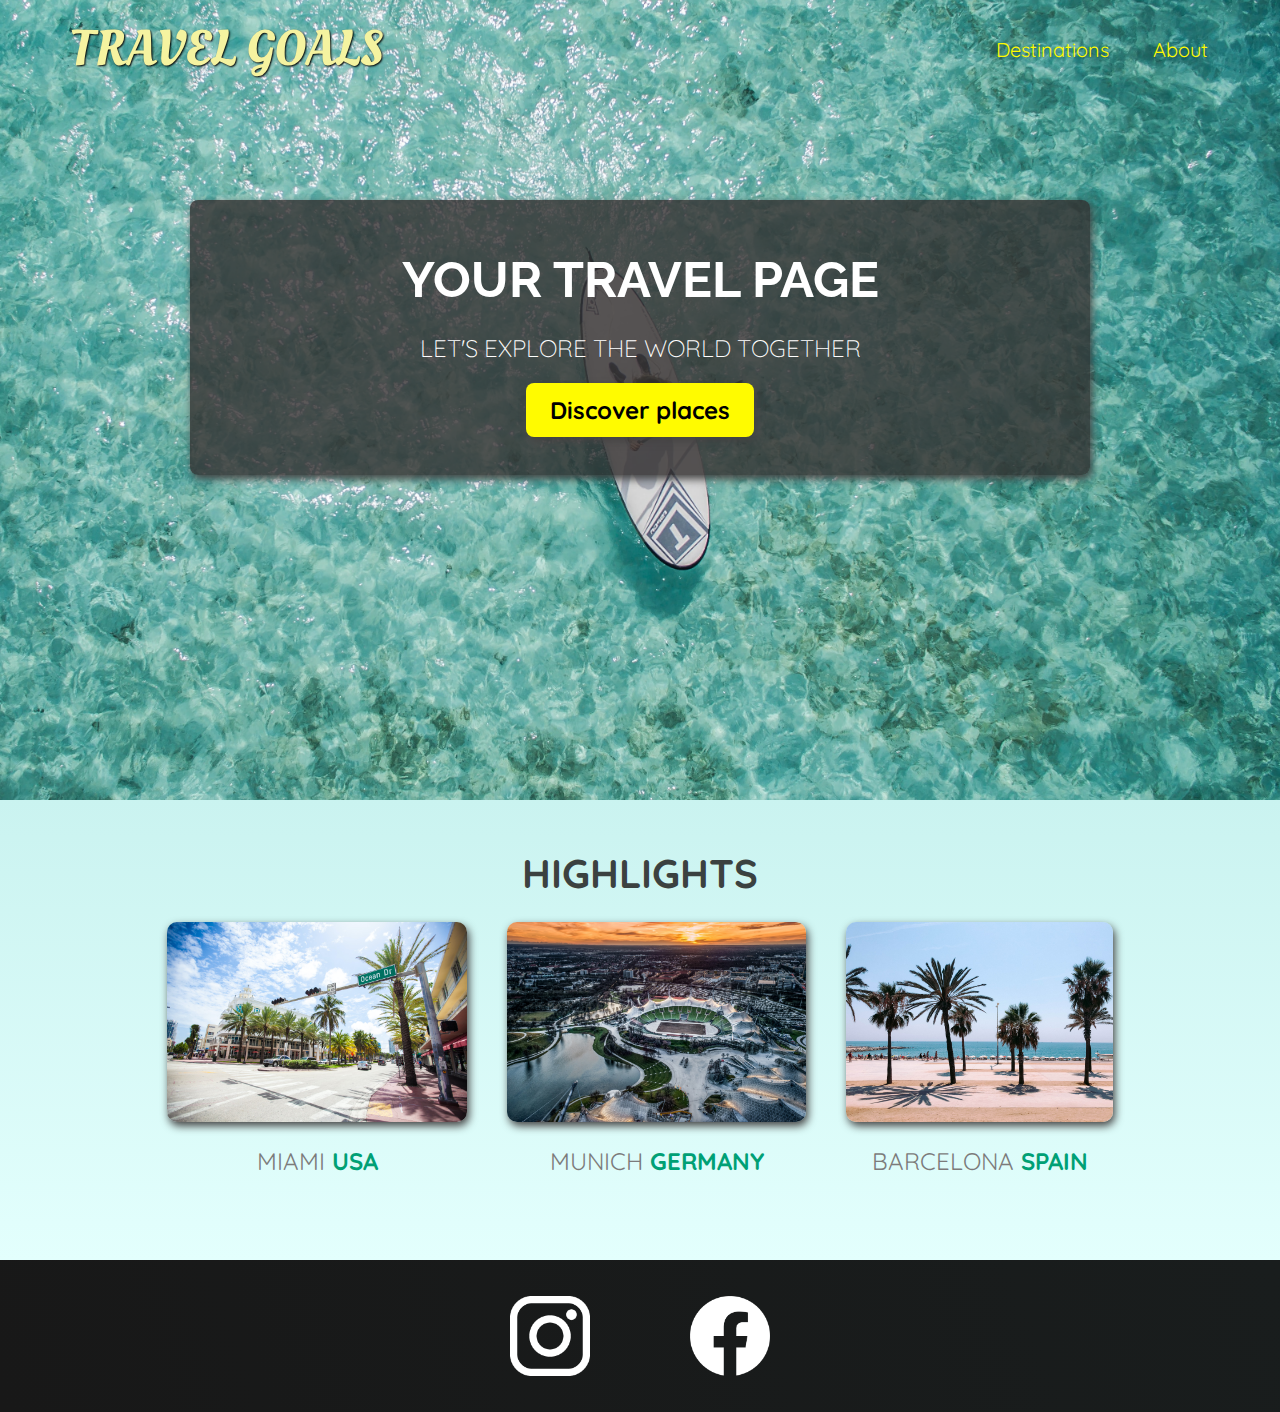
<file: index.html>
<!DOCTYPE html>
<html lang="en">
  <head>
    <meta charset="UTF-8" />
    <link
      href="https://fonts.googleapis.com/css2?family=Raleway:wght@700&family=Oleo+Script:wght@700&family=Quicksand:wght@300;500;700&display=swap"
      rel="stylesheet" />
    <link rel="stylesheet" href="styles.css" />
    <link rel="stylesheet" href="shared.css" />

    <title>Travel Goals</title>
  </head>
  <body>
    <header>
      <div id="page-logo">
        <a href="index.html">Travel Goals</a>
      </div>
      <nav>
        <ul>
          <li><a href="places.html">Destinations</a></li>
          <li><a href="">About</a></li>
        </ul>
      </nav>
    </header>
    <main>
      <section id="hero">
        <div id="hero-content">
          <h1>Your Travel Page</h1>
          <p>Let's explore the world together</p>
          <a href="places.html">Discover places</a>
        </div>
      </section>
      <section id="highlights">
        <h2>Highlights</h2>
        <ul id="destinations">
          <li class="destination">
            <img
              src="images/places/miami.jpg"
              alt="Miami streets on sunny day" />
            <p>Miami <strong>USA</strong></p>
          </li>
          <li class="destination">
            <img
              src="images/places/munich.jpg"
              alt="Munich football stadium in winter" />
            <p>Munich <strong>Germany</strong></p>
          </li>
          <li class="destination">
            <img
              src="images/places/barcelona.jpg"
              alt="Palm beach in Barcelona " />
            <p>Barcelona <strong>Spain</strong></p>
          </li>
        </ul>
      </section>
    </main>
    <footer>
      <ul>
        <li>
          <a href="https://www.instagram.com">
            <img src="images/icons/insta.png" alt="Instagram logo"
          /></a>
        </li>
        <li>
          <a href="https://www.facebook.com">
            <img src="images/icons/facebook.png" alt="Facebook logo" />
          </a>
        </li>
      </ul>
    </footer>
  </body>
</html>
</file>
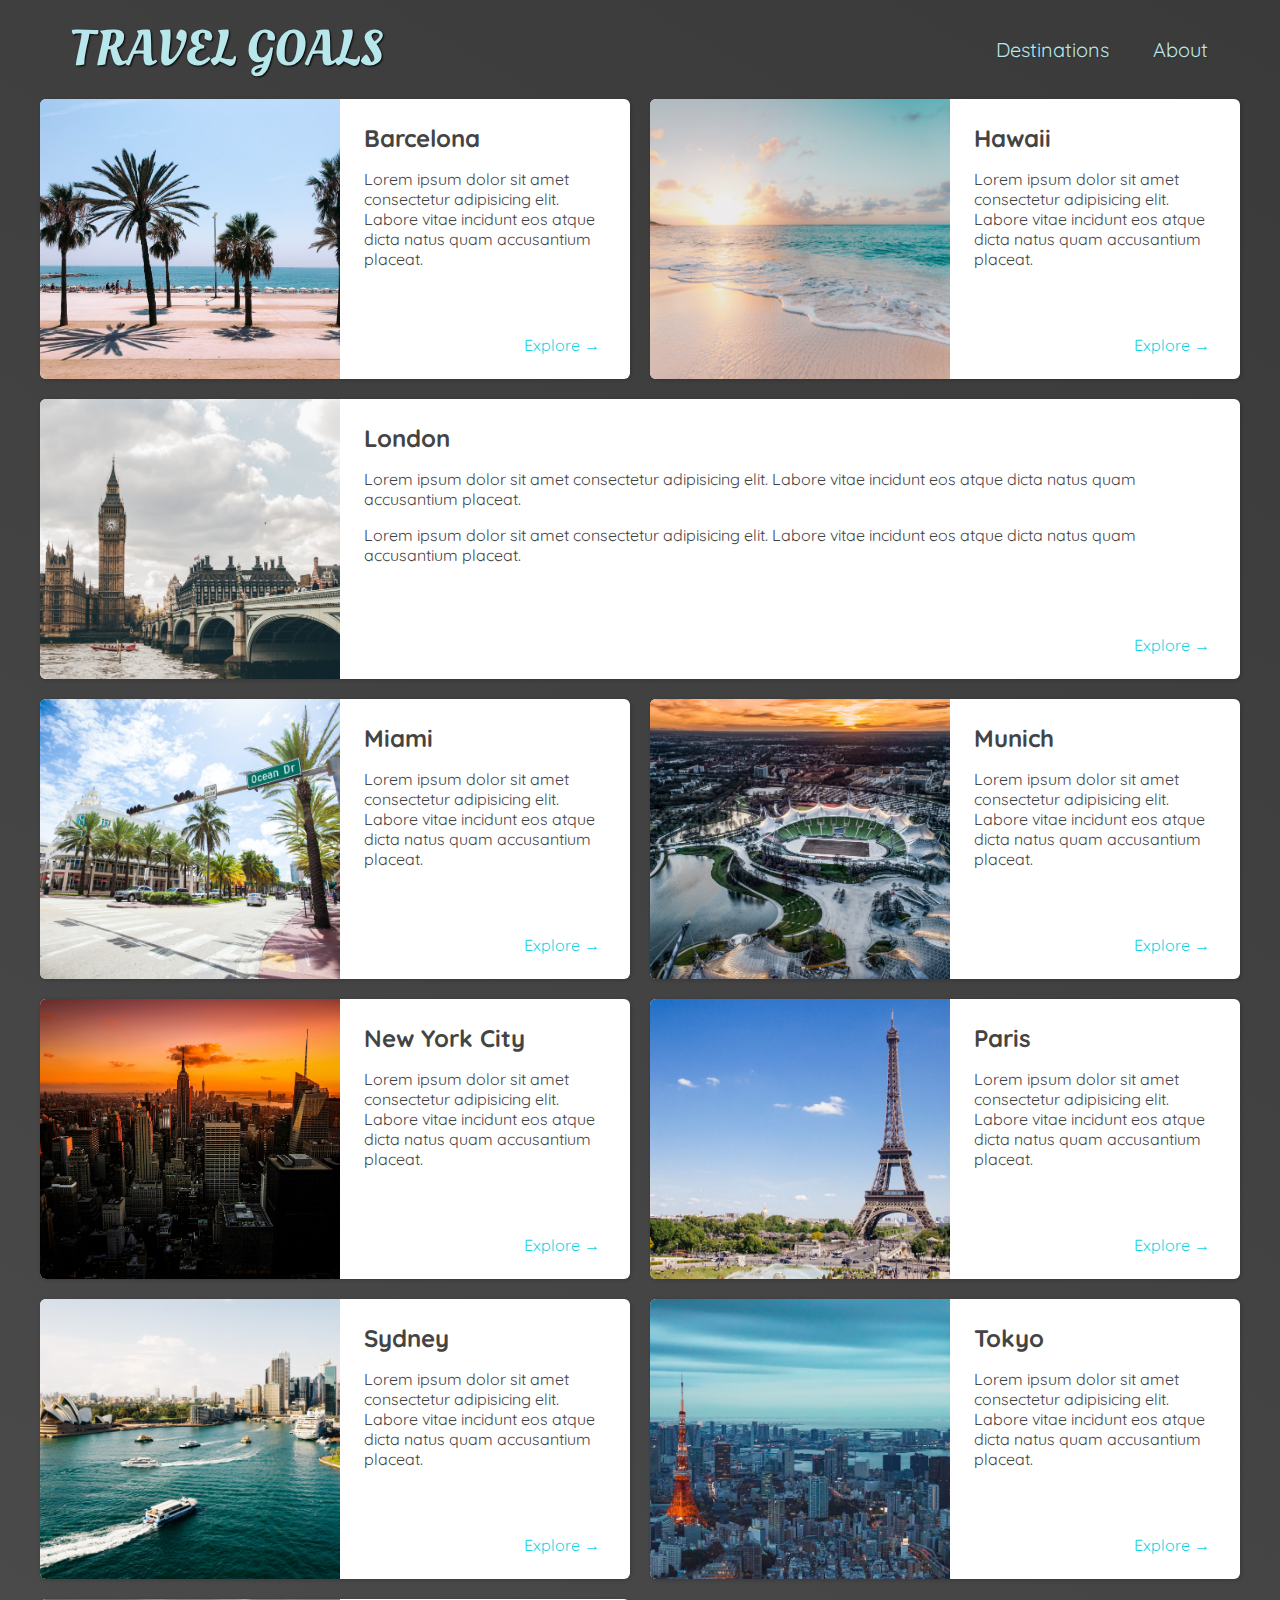
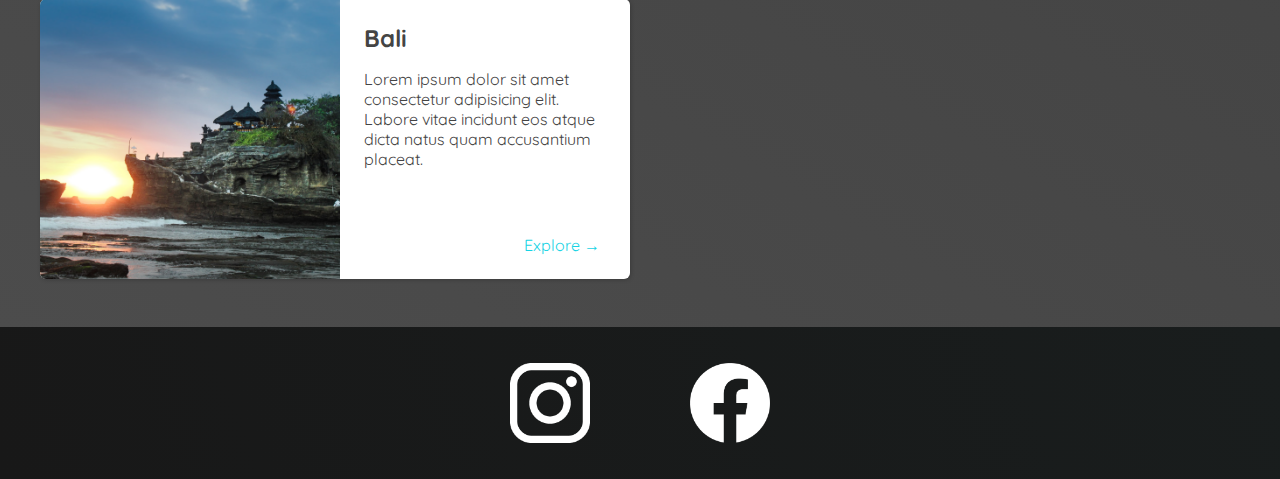
<file: places.html>
<!DOCTYPE html>
<html lang="en">
  <head>
    <meta charset="UTF-8" />
    <link
      href="https://fonts.googleapis.com/css2?family=Raleway:wght@700&family=Oleo+Script:wght@700&family=Quicksand:wght@300;500;700&display=swap"
      rel="stylesheet" />
    <link rel="stylesheet" href="shared.css" />
    <link rel="stylesheet" href="places.css" />

    <title>Travel Goals</title>
  </head>
  <body>
    <header>
      <div id="page-logo">
        <a href="index.html">Travel Goals</a>
      </div>
      <nav>
        <ul>
          <li><a href="places.html">Destinations</a></li>
          <li><a href="">About</a></li>
        </ul>
      </nav>
    </header>
    <main>
      <ul>
        <li>
          <img src="images/places/barcelona.jpg" alt="City of Barcelona" />
          <div class="item-content">
            <div>
              <h2>Barcelona</h2>
              <p>
                Lorem ipsum dolor sit amet consectetur adipisicing elit. Labore
                vitae incidunt eos atque dicta natus quam accusantium placeat.
              </p>
            </div>
            <div class="actions">
              <a href="https://en.wikipedia.org/wiki/Barcelona">Explore &#x2192</a>
            </div>
          </div>
        </li>
        <li>
          <img src="images/places/hawaii.jpg" alt="Hawaii beach" />
          <div class="item-content">
            <div>
              <h2>Hawaii</h2>
              <p>
                Lorem ipsum dolor sit amet consectetur adipisicing elit. Labore
                vitae incidunt eos atque dicta natus quam accusantium placeat.
              </p>
            </div>
            <div class="actions">
              <a href="hhttps://en.wikipedia.org/wiki/Hawaii">Explore &#x2192</a>
            </div>
          </div>
        </li>
        <li>
          <img src="images/places/london.jpg" alt="London city" />
          <div class="item-content">
            <div>
              <h2>London</h2>
              <p>
                Lorem ipsum dolor sit amet consectetur adipisicing elit. Labore
                vitae incidunt eos atque dicta natus quam accusantium placeat.
              </p>
              <p>
                Lorem ipsum dolor sit amet consectetur adipisicing elit. Labore
                vitae incidunt eos atque dicta natus quam accusantium placeat.
              </p>
            </div>
            <div class="actions">
              <a href="https://en.wikipedia.org/wiki/London">Explore &#x2192</a>
            </div>
          </div>
        </li>
        <li>
          <img src="images/places/miami.jpg" alt="Miami streets" />
          <div class="item-content">
            <div>
              <h2>Miami</h2>
              <p>
                Lorem ipsum dolor sit amet consectetur adipisicing elit. Labore
                vitae incidunt eos atque dicta natus quam accusantium placeat.
              </p>
            </div>
            <div class="actions">
              <a href="https://en.wikipedia.org/wiki/Miami">Explore &#x2192</a>
            </div>
          </div>
        </li>
        <li>
          <img src="images/places/munich.jpg" alt="Munich football stadium" />
          <div class="item-content">
            <div>
              <h2>Munich</h2>
              <p>
                Lorem ipsum dolor sit amet consectetur adipisicing elit. Labore
                vitae incidunt eos atque dicta natus quam accusantium placeat.
              </p>
            </div>
            <div class="actions">
              <a href="https://en.wikipedia.org/wiki/Munich">Explore &#x2192</a>
            </div>
          </div>
        </li>
        <li>
          <img
            src="images/places/new-york-city.jpg"
            alt="New York City skyline" />
          <div class="item-content">
            <div>
              <h2>New York City</h2>
              <p>
                Lorem ipsum dolor sit amet consectetur adipisicing elit. Labore
                vitae incidunt eos atque dicta natus quam accusantium placeat.
              </p>
            </div>
            <div class="actions">
              <a href="https://en.wikipedia.org/wiki/New_York_City">Explore &#x2192</a>
            </div>
          </div>
        </li>
        <li>
          <img src="images/places/paris.jpg" alt="Paris city" />
          <div class="item-content">
            <div>
              <h2>Paris</h2>
              <p>
                Lorem ipsum dolor sit amet consectetur adipisicing elit. Labore
                vitae incidunt eos atque dicta natus quam accusantium placeat.
              </p>
            </div>
            <div class="actions">
              <a href="https://en.wikipedia.org/wiki/Paris">Explore &#x2192</a>
            </div>
          </div>
        </li>
        <li>
          <img src="images/places/sydney.jpg" alt="Sydney beach" />
          <div class="item-content">
            <div>
              <h2>Sydney</h2>
              <p>
                Lorem ipsum dolor sit amet consectetur adipisicing elit. Labore
                vitae incidunt eos atque dicta natus quam accusantium placeat.
              </p>
            </div>
            <div class="actions">
              <a href="https://en.wikipedia.org/wiki/Sydney">Explore &#x2192</a>
            </div>
          </div>
        </li>
        <li>
          <img src="images/places/tokyo.jpg" alt="Tokyo skyline" />
          <div class="item-content">
            <div>
              <h2>Tokyo</h2>
              <p>
                Lorem ipsum dolor sit amet consectetur adipisicing elit. Labore
                vitae incidunt eos atque dicta natus quam accusantium placeat.
              </p>
            </div>
            <div class="actions">
              <a href="https://en.wikipedia.org/wiki/Tokyo">Explore &#x2192</a>
            </div>
          </div>
        </li>
        <li>
          <img src="images/places/bali.jpg" alt="Bali beach" />
          <div class="item-content">
            <div>
              <h2>Bali</h2>
              <p>
                Lorem ipsum dolor sit amet consectetur adipisicing elit. Labore
                vitae incidunt eos atque dicta natus quam accusantium placeat.
              </p>
            </div>
            <div class="actions">
              <a href="https://en.wikipedia.org/wiki/Bali">Explore &#x2192</a>
            </div>
          </div>
        </li>
      </ul>
    </main>

    <footer>
      <ul>
        <li>
          <a href="https://www.instagram.com">
            <img src="images/icons/insta.png" alt="Instagram logo"
          /></a>
        </li>
        <li>
          <a href="https://www.facebook.com">
            <img src="images/icons/facebook.png" alt="Facebook logo" />
          </a>
        </li>
      </ul>
    </footer>
  </body>
</html>
</file>
<file: styles.css>
#hero {
    height: 800px;
    background-image: url("images/places/ocean.jpg"); 
    background-position: center;
    background-size: cover;
}

#hero-content {
    width: 900px;
    background-color: rgba(51, 47, 47, 0.8);
    box-shadow: 2px 4px 8px rgb(68, 67, 67);
    border-radius: 8px;
    text-align: center;
    padding: 50px 0;
    margin: 0 auto;
    position: relative;
    top: 200px;
}


#hero-content h1 {
    color: white;
    text-transform: uppercase;
    font-size: 50px;
    font-family: "Raleway", sans-serif;
    margin: 0;
}

#hero-content p {
    color: white;
    text-transform: uppercase;
    font-size: 24px;
    font-weight: 300;
    margin-bottom: 32px;
}

#hero-content a {
    text-decoration: none;
    background-color: rgb(255, 251, 0);
    padding: 12px 24px;
    color: black;
    font-size: 24px;
    font-weight: bold;
    border-radius: 8px;
    box-shadow: 2px 4px 8px rgb(68, 67, 67);
}

#hero-content a:hover {
    background-color: rgb(255, 238, 0);
}

#highlights {
    padding: 24px;
    background: linear-gradient(0deg, rgb(227, 255, 253), rgb(202, 243, 240));
}

#highlights h2 {
    text-transform: uppercase;
    text-align: center;
    font-size: 40px;
    color: rgb(59, 65, 64);
    margin: 24px 0;
}

#destinations {
    display: flex;
    justify-content: center;
    width: 90%;
    margin: auto;
    margin-bottom: 40px;
    
}

.destination {
    margin: 0 20px;
    text-transform: uppercase;
}

.destination p {
    text-align: center;
    font-size: 24px;
    color: rgb(124, 123, 123);
    margin: 20px 0;
}

.destination img {
    height: 200px;
    width: 100%;
    box-shadow: 2px 4px 8px rgb(68, 67, 67);
    border-radius: 10px;
    object-fit: cover;
}

.destination strong {
    color: rgb(0, 160, 117);
}
</file>
<file: shared.css>
body {
    font-family: "Quicksand", sans-serif;
    margin: 0;
}

ul {
    list-style: none;
    margin: 0;
    padding: 0;
}

#page-logo a {
    padding: 10px;
    font-family: "Oleo Script", sans-serif;
    color: rgb(245, 243, 160);
    font-size: 50px;
    text-decoration: none;
    text-transform: uppercase;
    text-shadow: 1px 1px 2px rgb(0, 0, 0);
}

header {
    display: flex;
    justify-content: space-between;
    align-items: center;
    padding: 15px 60px;
    position: absolute;
    width: 100%;
    box-sizing: border-box;
}


header ul {
    display: flex;
}

header li {
    margin-left: 20px;
}

header a {
    color: rgb(255, 251, 0);
    text-decoration: none;
    font-size: 20px;
    padding: 12px;
    text-shadow: 1px 1px 2px rgba(0, 0, 0, 0.2);
    border-radius: 6px;
}

header nav a:hover {
    color: rgb(77, 77, 77);
    background-color: rgb(255, 251, 0);
}

footer {
    background: linear-gradient(70deg, rgb(24, 24, 24), rgb(25, 29, 29));
    padding: 36px 0;
}

footer ul {
    display: flex;
    justify-content: center;
    /* padding: 40px; */
}

footer li {
    width: 80px;
    height: 80px;
    margin: 0 50px;
}

footer img {
    width: 100%;
    height: 100%;
}
</file>
<file: places.css>
body {
    background: linear-gradient(30deg, rgb(77, 77, 77), rgb(58, 58, 58));
    color: rgb(68, 68, 68);
}

#page-logo a {
    color: rgb(183, 230, 235);
}

header {
    position: static;
}

header a {
    color: rgb(183, 230, 235);
}

header nav a:hover {
    background-color: rgb(183, 230, 235);
    color: rgb(59, 59, 59);
}

main ul {
    width: 1200px;
    margin: 0 auto 48px auto;
    display: grid;
    grid-template-columns: 1fr 1fr;
    gap: 20px 20px;
}

li:nth-of-type(3) {
    grid-column: 1 / span 2;
}

main li {
    display: flex;
    background-color: white;
    box-shadow: 1px 1px 4px rgba(0, 0, 0, 0.2);
    border-radius: 6px;
    overflow: hidden;
}

main li img {
    width: 300px;
    height: 280px;
    object-fit: cover;
}

.item-content {
    padding: 24px;
    display: flex;
    flex-direction: column;
    justify-content: space-between;
}

.item-content h2 {
    margin: 0;
}

.actions {
    text-align: right;
}

.actions a {
    text-decoration: none;
    padding: 6px;
    color: rgb(22, 211, 228);
    border-radius: 5px;
}

.actions a:hover {
    background-color: rgb(235, 253, 255);
}
</file>
